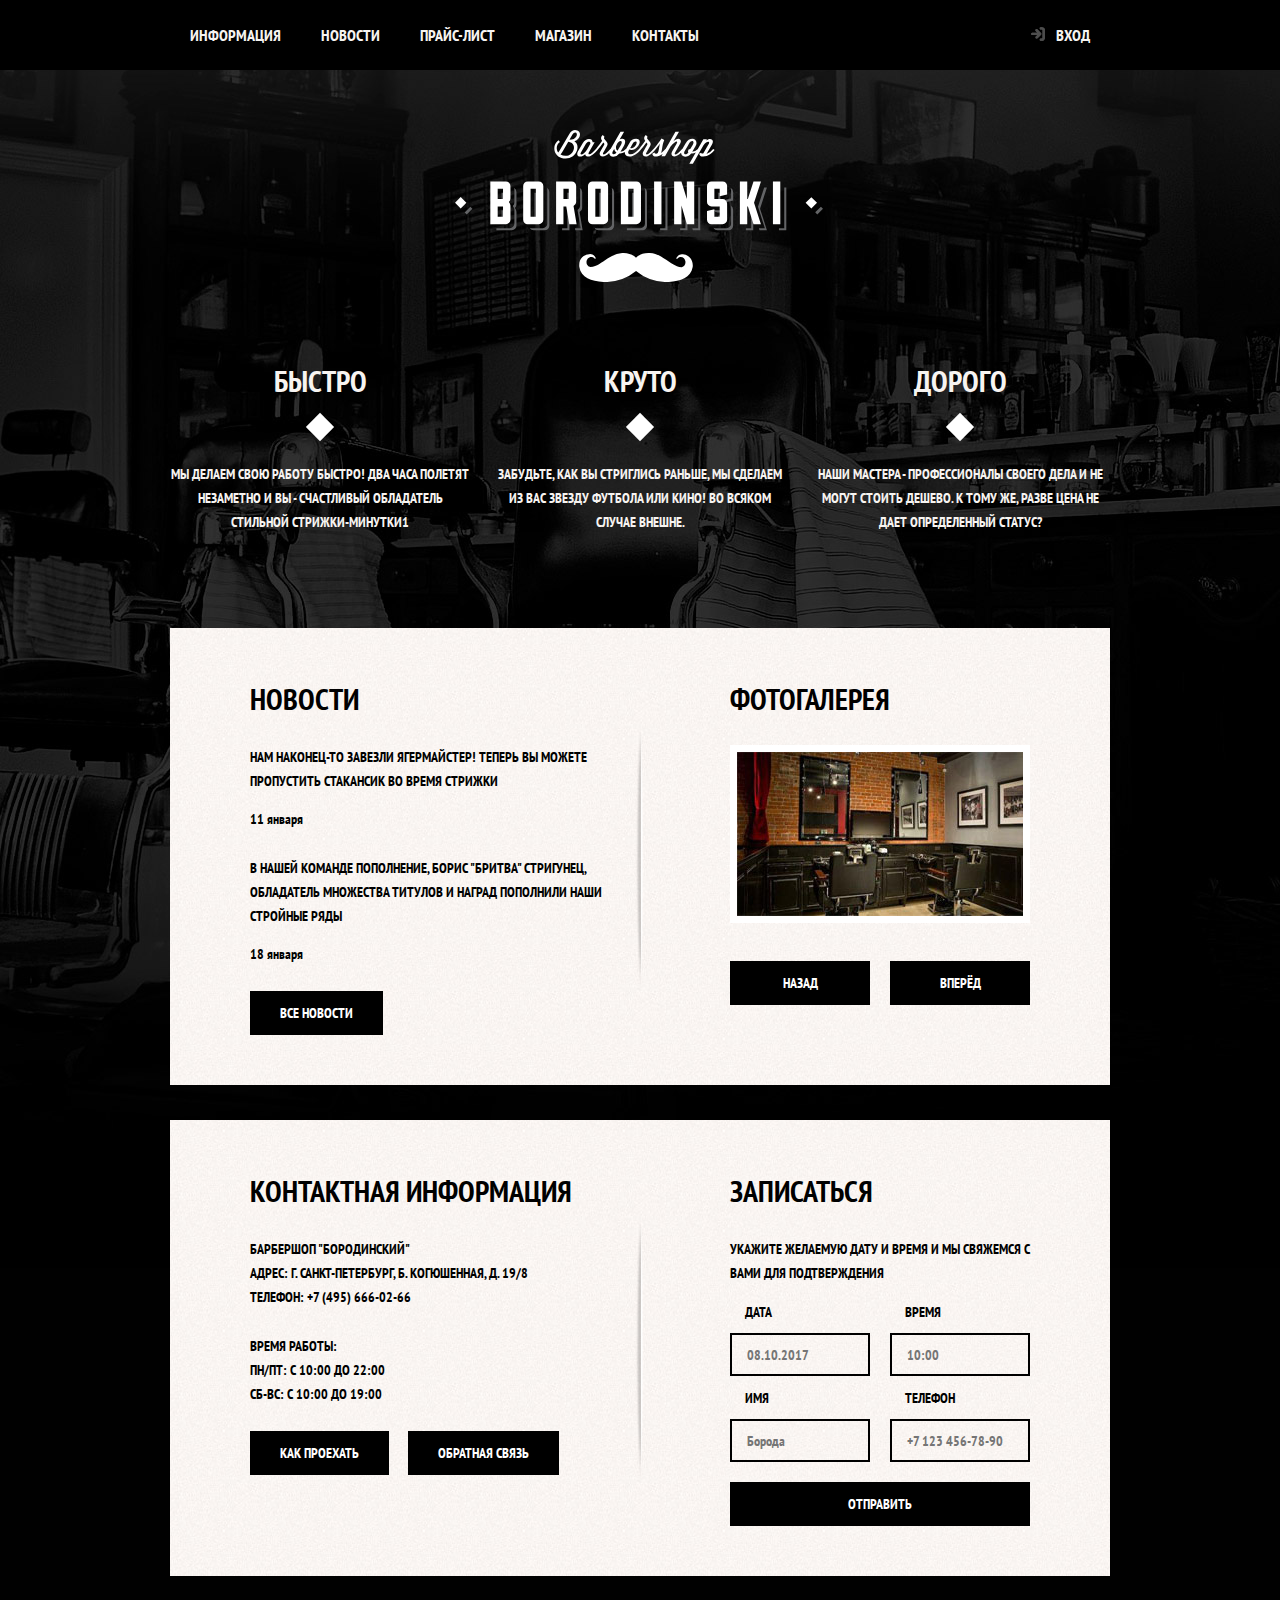
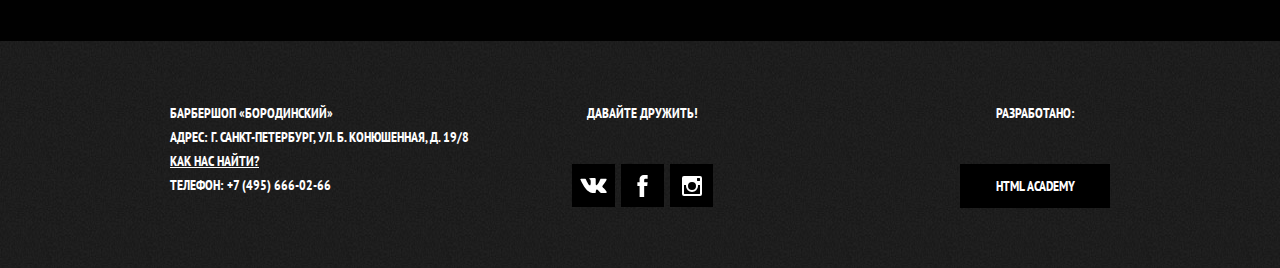
<file: index.html>
<!DOCTYPE html>
<html>
<head>
	<meta charset="utf-8">
	<title>БАРБЕРШОП «БОРОДИНСКИЙ»"</title>
	<link href="https://fonts.googleapis.com/css?family=PT+Sans+Narrow:400,700&amp;subset=cyrillic" rel="stylesheet">
	<link rel="stylesheet" type="text/css" href="style/normalize.css">
	<link rel="stylesheet" type="text/css" href="style/style.css">
</head>
<body>
	<header class="main-header">
		<nav class="main-navigation">
			<a class="main-header-logo">
				<img src="img/index-logo.svg" width="368" height="153" alt="БАРБЕРШОП «БОРОДИНСКИЙ»!">
			</a>
			<div class="main-navigation-wrapper">
				<div class="container">
					<ul class="site-navigation">
						<li><a href="info.html">ИНФОРМАЦИЯ</a></li>
						<li><a href="news.html">НОВОСТИ</a></li>
						<li><a href="price.html">ПРАЙС-ЛИСТ</a></li>
						<li><a href="catalog.html">МАГАЗИН</a></li>
						<li><a href="contacts.html">КОНТАКТЫ</a></li>
					</ul>
					<ul class="user-navigation">
						<li>
							<a class="login-link" href="login.html">Вход</a></li>
					</ul>
				</div>
			</div>
		</nav>
	</header>
		<main class="container">
			<h1 class="visually-hidden">Барбершоп "Бородинский"</h1>
			<section class="features">
				<h2 class="visually-hidden">Преимущества</h2>
				<ul class="features-list">
					<li class="features-item">
						<h3>Быстро</h3>
						<p>Мы делаем свою работу быстро! Два часа полетят незаметно и Вы - счастливый обладатель стильной стрижки-минутки1</p>
					</li>
					<li class="features-item">
						<h3>Круто</h3>
						<p>Забудьте, как вы стриглись раньше, мы сделаем из вас звезду футбола или кино! Во всяком случае внешне.</p>
					</li>
					<li class="features-item">
						<h3>Дорого</h3>
						<p>Наши мастера - профессионалы своего дела и не могут стоить дешево. К тому же, разве цена не дает определенный статус?</p>
					</li>
				</ul>
			</section>
			<div class="index-columns">
				<section class="news">
				<h2>Новости</h2>
				<ul class="news-list">
					<li class="news-item">
						<p>Нам наконец-то завезли ягермайстер! Теперь вы можете пропустить стакансик во время стрижки</p> 
						<time datetime="2016-01-11">11 января</time>
					</li>
					<li class="news-item">
						<p>В нашей команде пополнение, Борис "Бритва" Стригунец, обладатель множества титулов и наград пополнили наши стройные ряды</p>
						<time datetime="2019-01-18">18 января</time>
					</li>
				</ul>
				<a class="button" href="news.html">Все новости</a>
			</section>
			<section class="gallery">
				<h2>Фотогалерея</h2>
				<div class="gallery-container">
					<figure class="gallery-content">
						<a href="#">
							<img src="img/studio.jpg" wigth="286" height="164" alt="Интерьер">
						</a>
					</figure>
					<button class="button gallery-button gallery-button-back">Назад</button>
					<button class="button gallery-button gallery-button-next">Вперёд</button>
				</div>
			</section>
			</div>
			<div class="index-columns">
				<section class="contacts">
				<h2>Контактная информация</h2>
				<p>
					Барбершоп "Бородинский" <br>
					Адрес: г. Санкт-Петербург, Б. Когюшенная, Д. 19/8 <br>
					Телефон: +7 (495) 666-02-66
				</p>
				<p> 
					Время работы: <br>
					Пн/Пт: с 10:00 до 22:00 <br>
					Сб-Вс: с 10:00 до 19:00
				</p>
				<a class="button contacts-button-map" href="map.html">Как проехать</a>
				<a class="button" href="contacts.html">Обратная связь</a>
			</section>
			<section class="appointment">
				<h2>ЗАПИСАТЬСЯ</h2>
				<p class="appointment-info">УКАЖИТЕ ЖЕЛАЕМУЮ ДАТУ И ВРЕМЯ И МЫ СВЯЖЕМСЯ С ВАМИ ДЛЯ ПОДТВЕРЖДЕНИЯ 
				</p>
				<form class="appointment-form" action="https://echo.htmlacademy.ru/" method="post">
					<p class="appointment-item">
						<label for="appointment-date">Дата</label>
						<input id="appointment-date" type="text" name="date" value="" placeholder="08.10.2017">
					</p>
					<p class="appointment-item">
						<label for="appointment-time">Время</label>
						<input id="appointment-time" type="text" name="time" value="" placeholder="10:00">
					</p>
					<p class="appointment-item">
						<label for="appointment-name">Имя</label>
						<input id="appointment-name" type="text" name="name" value="" placeholder="Борода">
					</p>
					<p class="appointment-item">
						<label for="appointment-tel">Телефон</label>
						<input id="appointment-tel" type="tel" name="tel" value="" placeholder="+7 123 456-78-90">
					</p>
					<button class="button" type="submit" >Отправить</button>
				</form>
			</section>
		</main>
		<footer class="main-footer">
			<div class="container">
					<p class="footer-contacts">
				БАРБЕРШОП «БОРОДИНСКИЙ»<br>
				АДРЕС: Г. САНКТ-ПЕТЕРБУРГ, УЛ. Б. КОНЮШЕННАЯ, Д. 19/8  <br>
				<a href="map.html">Как нас найти?</a><br>
				ТЕЛЕФОН: +7 (495) 666-02-66
			</p>
			<div class="footer-social">
				<b>ДАВАЙТЕ ДРУЖИТЬ!</b><br>
				<ul>
					<li>
						<a class="social-button" href="#">
							<span class="visually-hidden">Вконтакте</span>
							<svg xmlns="http://www.w3.org/2000/svg" width="27" height="15" viewBox="0 0 26.14 14.91"><path d="M26 13.47l-.09-.17a13.55 13.55 0 0 0-2.6-3q-.87-.83-1.1-1.12A1 1 0 0 1 22 8a10.27 10.27 0 0 1 1.22-1.78l.88-1.16q2.35-3.13 2-4L26 .94a.8.8 0 0 0-.4-.22 2.14 2.14 0 0 0-.87 0h-3.92a.51.51 0 0 0-.27 0h-.3a.6.6 0 0 0-.15.14.93.93 0 0 0-.14.24 22.22 22.22 0 0 1-1.46 3.06q-.5.84-.93 1.46a7 7 0 0 1-.71.91 4.94 4.94 0 0 1-.52.47q-.23.18-.35.15l-.23-.05a.9.9 0 0 1-.31-.33 1.49 1.49 0 0 1-.16-.53V1.6a3.14 3.14 0 0 0 0-.62 2.12 2.12 0 0 0-.14-.44.73.73 0 0 0-.28-.33 1.57 1.57 0 0 0-.46-.18A9 9 0 0 0 12.57 0a8.93 8.93 0 0 0-3.25.33 1.83 1.83 0 0 0-.52.41q-.25.3-.07.33a1.67 1.67 0 0 1 1.16.59l.08.16a2.6 2.6 0 0 1 .19.63 6.32 6.32 0 0 1 .12 1 10.59 10.59 0 0 1 0 1.7q-.07.71-.13 1.1a2.21 2.21 0 0 1-.18.64 2.69 2.69 0 0 1-.16.3l-.07.07a1 1 0 0 1-.37.07.86.86 0 0 1-.46-.19 3.27 3.27 0 0 1-.56-.52 7 7 0 0 1-.66-.93q-.37-.6-.76-1.42l-.22-.39q-.2-.38-.56-1.11t-.62-1.43A.9.9 0 0 0 5.2.9h-.07a.93.93 0 0 0-.22-.16A1.44 1.44 0 0 0 4.6.65L.87.68A1 1 0 0 0 .1.94L0 1a.44.44 0 0 0 0 .22 1.08 1.08 0 0 0 .08.37Q.9 3.53 1.86 5.31t1.66 2.87Q4.23 9.27 5 10.24t1 1.24l.37.41.34.33a8.06 8.06 0 0 0 1 .78 16.34 16.34 0 0 0 1.4.9 7.6 7.6 0 0 0 1.79.72 6.19 6.19 0 0 0 2 .22h1.57a1.08 1.08 0 0 0 .72-.3l.05-.07a.9.9 0 0 0 .1-.25 1.38 1.38 0 0 0 0-.37 4.48 4.48 0 0 1 .09-1.05 2.77 2.77 0 0 1 .23-.71 1.74 1.74 0 0 1 .29-.4 1.19 1.19 0 0 1 .23-.2h.11a.86.86 0 0 1 .77.21 4.52 4.52 0 0 1 .83.79q.39.47.93 1.05a6.41 6.41 0 0 0 1 .87l.27.16a3.31 3.31 0 0 0 .71.3 1.53 1.53 0 0 0 .76.07l3.48-.05a1.58 1.58 0 0 0 .8-.17.68.68 0 0 0 .34-.37 1.06 1.06 0 0 0 0-.46 1.71 1.71 0 0 0-.1-.36z" fill="#fff"/></svg>
						</a>
					</li>
					<li>
						<a class="social-button" href="#"> 
							<span class="visually-hidden">Фейсбук</span>
							<svg xmlns="http://www.w3.org/2000/svg" width="19" height="22" viewBox="0 0 10.15 21.74"><path d="M3.34 1.12A4.77 4.77 0 0 1 6.53 0h3.61v3.81H7.81a1.07 1.07 0 0 0-1.09.83v2.55h3.42c-.08 1.23-.24 2.45-.41 3.67h-3v10.87H2.21V10.86H0V7.21h2.19V3.66a3.83 3.83 0 0 1 1.15-2.54z" fill="#fff"/></svg>
						</a>
					</li>
					<li>
						<a class="social-button" href="#">
						 <span class="visually-hidden">Инстаграм</span>
						<svg xmlns="http://www.w3.org/2000/svg" width="20" height="20" viewBox="0 0 20 20"><path d="M18 0H2a2 2 0 0 0-2 2v16a2 2 0 0 0 2 2h16a2 2 0 0 0 2-2V2a2 2 0 0 0-2-2zm-8 6a4 4 0 1 1-4 4 4 4 0 0 1 4-4zM2.5 18a.47.47 0 0 1-.5-.5V9h2.1a3.4 3.4 0 0 0-.1 1 6 6 0 1 0 12 0 3.4 3.4 0 0 0-.1-1H18v8.5a.47.47 0 0 1-.5.5zM18 4.5a.47.47 0 0 1-.5.5h-2a.47.47 0 0 1-.5-.5v-2a.47.47 0 0 1 .5-.5h2a.47.47 0 0 1 .5.5z" fill="#fff"/></svg>
						</a>
					</li>
				</ul>
			</div>
				<p class="footer-copyright">
					<b>Разработано:</b><br>
					<a class="button" href="https://htmlacademy.ru/">HTML Academy</a>
				</p>
			</div>
			</footer>
			<section class="modal modal-login">
				<h2>Личный кабинет</h2>
				<p class="modal-description">Введите пожалуйста свой логин и пароль.</p>
				<form class="login-form" action="https://echo.htmlacademy.ru/" method="post">
					<p>
						<label for="user-login" class="visually-hidden">Логин</label>
						<input class="login-icon-user" id="user-login" type="text" name="login" value="" placeholder="Логин">
					</p>
					<p>
						<label for="user-password" class="visually-hidden">Пароль</label>
						<input class="login-icon-password" id="user-password" type="password" name="password" value="" placeholder="Пароль">
					</p>
					<p class="login-help">
						<label  class="login-checkbox">
						<input type="checkbox" name="remember" class="visually-hidden">
						<span class="checkbox-indicator"></span> Запомните меня
						</label>
						<a class="restore" href="#">Я забыл пороль!</a>	
					</p>
					<button class="button" type="submit">Войти</button>
				</form>
				<button class="modal-close" type="button">Закрыть</button>
			</section>
			<section class="modal modal-map">			
				<h2 class="visually-hidden">Как добраться</h2>
				<iframe src="https://www.google.com/maps/embed?pb=!1m18!1m12!1m3!1d1998.598942412368!2d30.320894615677183!3d59.938796869048424!2m3!1f0!2f0!3f0!3m2!1i1024!2i768!4f13.1!3m3!1m2!1s0x4696310fca5ba729%3A0xea9c53d4493c879f!2z0JHQvtC70YzRiNCw0Y8g0JrQvtC90Y7RiNC10L3QvdCw0Y8g0YPQuy4sIDE5LCDQodCw0L3QutGCLdCf0LXRgtC10YDQsdGD0YDQsywg0KDQvtGB0YHQuNGPLCAxOTExODY!5e0!3m2!1sru!2sua!4v1556812364356!5m2!1sru!2sua" width="760" height="560" frameborder="0" style="border:0" allowfullscreen></iframe>
				<p>
				<img class="visually-hidden" src="img/map.jpg" width="780" height="560" alt="Офис компании по адресу Г. САНКТ-ПЕТЕРБУРГ, УЛ. Б. КОНЮШЕННАЯ, Д. 19/8">
				</p>
				<button class="modal-close" type="button">Закрыть</button>
			</section>
			<div class="modal-overlay"></div>
			<script src="js/index.js" type="text/javascript"></script>
</body>
</html>
</file>
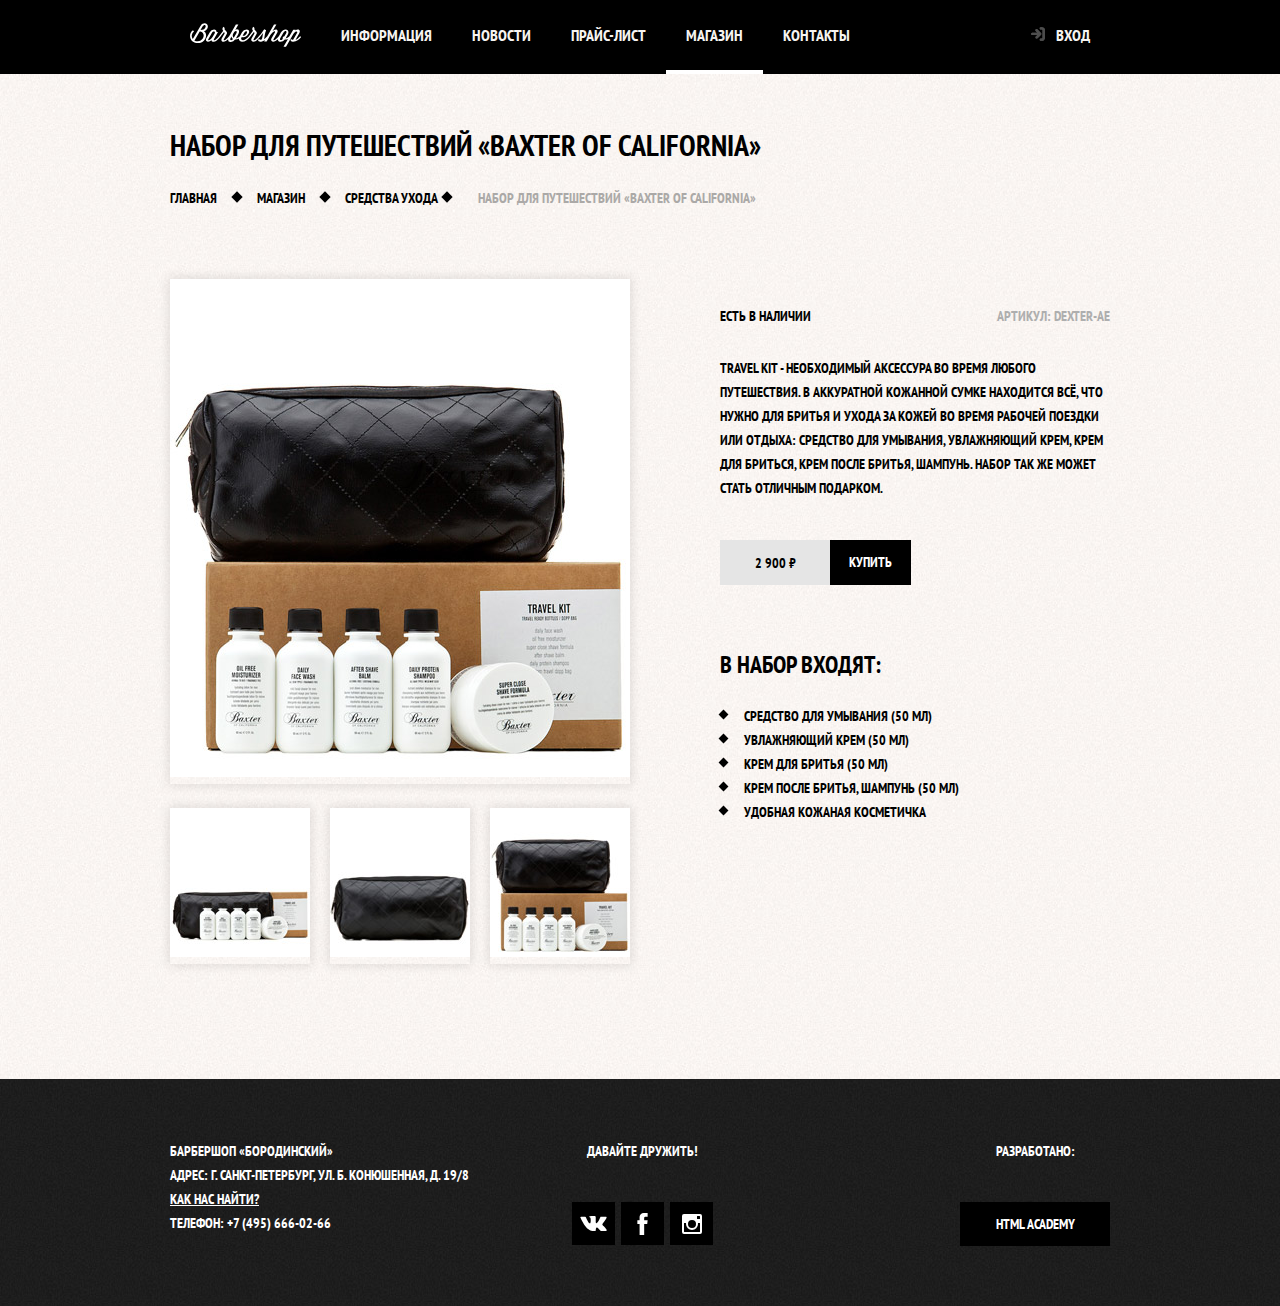
<file: catalog-item.html>
<!DOCTYPE html>
<html>
<head>
	<meta charset="UTF-8">
	<title>БАРБЕРШОП «БОРОДИНСКИЙ»</title>
	<link href="https://fonts.googleapis.com/css?family=PT+Sans+Narrow:400,700&amp;subset=cyrillic" rel="stylesheet">
	<link rel="stylesheet" type="text/css" href="style/normalize.css">
	<link rel="stylesheet" type="text/css" href="style/style.css">
</head>
<body class="inner-page">
	<header class="main-header">
		<nav class="main-navigation container">
			<a class="main-header-logo" href="index.html">
				<img src="img/logo.svg" width="111" height="24" alt="БАРБЕРШОП «БОРОДИНСКИЙ»!">
			</a>
			<ul class="site-navigation">
				<li><a href="info.html">ИНФОРМАЦИЯ</a></li>
				<li><a href="news.html">НОВОСТИ</a></li>
				<li><a href="price.html">ПРАЙС-ЛИСТ</a></li>
				<li class="site-current"><a href="catalog.html">МАГАЗИН</a></li>
				<li><a href="contacts.html">КОНТАКТЫ</a></li>
			</ul>
			<ul class="user-navigation">
				<li>
					<a class="login-link" href="login.html">Вход</a></li>
			</ul>	
		</nav>
	</header>
	<main class="container">
		<h1 class="page-title">Набор для путешествий «Baxter of California»</h1>
		<ul class="breadcrumbs">
			<li><a href="index.html">ГЛАВНАЯ</a></li>
			<li><a href="catalog.html">МАГАЗИН</a></li>
			<li><a href="index.html">СРЕДСТВА УХОДА</a></li>
			<li class="breadcrгmbs-current">Набор для путешествий «Baxter of California»</li>
		</ul>
		<div class="catalog-columns">
			<section class="product-photos">
				<h2 class="visually-hidden">Изображение товара</h2>
				<p class="product-photo-full">
					<img src="img/product-big.jpg" width="460" height="498" alt="Фото всего набора">
				</p>
				<ul class="product-photo-preview">
					<li><img src="img/product-small-1.jpg" width="140" height="149" alt="Фото в анфас"></li>
					<li><img src="img/product-small-2.jpg" width="140" height="149" alt="Фото в профиль"></li>
					<li><img src="img/product-small-3.jpg" width="140" height="149" alt="Фото отдельной части">	</li>
				</ul>
			</section>
			<section class="product-info">
				<h2 class="visually-hidden">Описание товара</h2>
				<div class="product-wrapper">
					<p class="product-availability">Есть в наличии</p>
					<p class="product-article">Артикул: dexter-ae</p>
				</div>
				<p class="product-text">Travel Kit - необходимый аксессура во время любого путешествия. В аккуратной кожанной сумке находится всё, что нужно для бритья и ухода за кожей во время рабочей поездки или отдыха: средство для умывания, увлажняющий крем, крем для бриться, крем после бритья, шампунь. Набор так же может стать отличным подарком.</p>
				<p class="product-price">
					<b>2 900 ₽</b>
					<a href="#" class="button">Купить</a>
				</p>
				<h3>В набор входят:</h3>
					<ul>
						<li>Средство для умывания (50 мл)</li>
						<li>Увлажняющий крем (50 мл)</li>
						<li>Крем для бритья (50 мл)</li>
						<li>Крем после бритья, шампунь (50 мл)</li>
						<li>Удобная кожаная косметичка</li>
					</ul>
			</section>
		</div>
	</main>
	<footer class="main-footer">
			<div class="container">
				<p class="footer-contacts">
				БАРБЕРШОП «БОРОДИНСКИЙ»<br>
				АДРЕС: Г. САНКТ-ПЕТЕРБУРГ, УЛ. Б. КОНЮШЕННАЯ, Д. 19/8 <br>
					<a href="map.html">Как нас найти?</a><br>
					ТЕЛЕФОН: +7 (495) 666-02-66
				</p>
				<div class="footer-social">
					<b>ДАВАЙТЕ ДРУЖИТЬ!</b><br>
					<ul>
						<li>
							<a class="social-button" href="#">
								<span class="visually-hidden">Вконтакте</span>
								<svg xmlns="http://www.w3.org/2000/svg" width="27" height="15" viewBox="0 0 26.14 14.91"><path d="M26 13.47l-.09-.17a13.55 13.55 0 0 0-2.6-3q-.87-.83-1.1-1.12A1 1 0 0 1 22 8a10.27 10.27 0 0 1 1.22-1.78l.88-1.16q2.35-3.13 2-4L26 .94a.8.8 0 0 0-.4-.22 2.14 2.14 0 0 0-.87 0h-3.92a.51.51 0 0 0-.27 0h-.3a.6.6 0 0 0-.15.14.93.93 0 0 0-.14.24 22.22 22.22 0 0 1-1.46 3.06q-.5.84-.93 1.46a7 7 0 0 1-.71.91 4.94 4.94 0 0 1-.52.47q-.23.18-.35.15l-.23-.05a.9.9 0 0 1-.31-.33 1.49 1.49 0 0 1-.16-.53V1.6a3.14 3.14 0 0 0 0-.62 2.12 2.12 0 0 0-.14-.44.73.73 0 0 0-.28-.33 1.57 1.57 0 0 0-.46-.18A9 9 0 0 0 12.57 0a8.93 8.93 0 0 0-3.25.33 1.83 1.83 0 0 0-.52.41q-.25.3-.07.33a1.67 1.67 0 0 1 1.16.59l.08.16a2.6 2.6 0 0 1 .19.63 6.32 6.32 0 0 1 .12 1 10.59 10.59 0 0 1 0 1.7q-.07.71-.13 1.1a2.21 2.21 0 0 1-.18.64 2.69 2.69 0 0 1-.16.3l-.07.07a1 1 0 0 1-.37.07.86.86 0 0 1-.46-.19 3.27 3.27 0 0 1-.56-.52 7 7 0 0 1-.66-.93q-.37-.6-.76-1.42l-.22-.39q-.2-.38-.56-1.11t-.62-1.43A.9.9 0 0 0 5.2.9h-.07a.93.93 0 0 0-.22-.16A1.44 1.44 0 0 0 4.6.65L.87.68A1 1 0 0 0 .1.94L0 1a.44.44 0 0 0 0 .22 1.08 1.08 0 0 0 .08.37Q.9 3.53 1.86 5.31t1.66 2.87Q4.23 9.27 5 10.24t1 1.24l.37.41.34.33a8.06 8.06 0 0 0 1 .78 16.34 16.34 0 0 0 1.4.9 7.6 7.6 0 0 0 1.79.72 6.19 6.19 0 0 0 2 .22h1.57a1.08 1.08 0 0 0 .72-.3l.05-.07a.9.9 0 0 0 .1-.25 1.38 1.38 0 0 0 0-.37 4.48 4.48 0 0 1 .09-1.05 2.77 2.77 0 0 1 .23-.71 1.74 1.74 0 0 1 .29-.4 1.19 1.19 0 0 1 .23-.2h.11a.86.86 0 0 1 .77.21 4.52 4.52 0 0 1 .83.79q.39.47.93 1.05a6.41 6.41 0 0 0 1 .87l.27.16a3.31 3.31 0 0 0 .71.3 1.53 1.53 0 0 0 .76.07l3.48-.05a1.58 1.58 0 0 0 .8-.17.68.68 0 0 0 .34-.37 1.06 1.06 0 0 0 0-.46 1.71 1.71 0 0 0-.1-.36z" fill="#fff"/></svg>
							</a>
						</li>
						<li>
							<a class="social-button" href="#"> 
								<span class="visually-hidden">Фейсбук</span>
								<svg xmlns="http://www.w3.org/2000/svg" width="19" height="22" viewBox="0 0 10.15 21.74"><path d="M3.34 1.12A4.77 4.77 0 0 1 6.53 0h3.61v3.81H7.81a1.07 1.07 0 0 0-1.09.83v2.55h3.42c-.08 1.23-.24 2.45-.41 3.67h-3v10.87H2.21V10.86H0V7.21h2.19V3.66a3.83 3.83 0 0 1 1.15-2.54z" fill="#fff"/></svg>
							</a>
						</li>
						<li>
							<a class="social-button" href="#">
							 <span class="visually-hidden">Инстаграм</span>
							<svg xmlns="http://www.w3.org/2000/svg" width="20" height="20" viewBox="0 0 20 20"><path d="M18 0H2a2 2 0 0 0-2 2v16a2 2 0 0 0 2 2h16a2 2 0 0 0 2-2V2a2 2 0 0 0-2-2zm-8 6a4 4 0 1 1-4 4 4 4 0 0 1 4-4zM2.5 18a.47.47 0 0 1-.5-.5V9h2.1a3.4 3.4 0 0 0-.1 1 6 6 0 1 0 12 0 3.4 3.4 0 0 0-.1-1H18v8.5a.47.47 0 0 1-.5.5zM18 4.5a.47.47 0 0 1-.5.5h-2a.47.47 0 0 1-.5-.5v-2a.47.47 0 0 1 .5-.5h2a.47.47 0 0 1 .5.5z" fill="#fff"/></svg>
							</a>
						</li>
					</ul>
				</div>
					<p class="footer-copyright">
						<b>Разработано:</b><br>
						<a class="button" href="https://htmlacademy.ru/">HTML Academy</a>
					</p>
			</div>
	</footer>
		<section class="modal modal-login">
				<h2>Личный кабинет</h2>
				<p class="modal-description">Введите пожалуйста свой логин и пароль.</p>
				<form class="login-form" action="https://echo.htmlacademy.ru/" method="post">
					<p>
						<label for="user-login" class="visually-hidden">Логин</label>
						<input class="login-icon-user" id="user-login" type="text" name="login" value="" placeholder="Логин">
					</p>
					<p>
						<label for="user-password" class="visually-hidden">Пароль</label>
						<input class="login-icon-password" id="user-password" type="password" name="password" value="" placeholder="Пароль">
					</p>
					<p class="login-help">
						<label  class="login-checkbox">
						<input type="checkbox" name="remember" class="visually-hidden">
						<span class="checkbox-indicator"></span> Запомните меня
						</label>
						<a class="restore" href="#">Я забыл пороль!</a>	
					</p>
					<button class="button" type="submit">Войти</button>
				</form>
				<button class="modal-close" type="button">Закрыть</button>
			</section>
			<section class="modal modal-map">			
				<h2 class="visually-hidden">Как добраться</h2>
				<p>
				<img src="img/map.jpg" width="780" height="560" alt="Офис компании по адресу Г. САНКТ-ПЕТЕРБУРГ, УЛ. Б. КОНЮШЕННАЯ, Д. 19/8">
				</p>
				<button class="modal-close" type="button">Закрыть</button>
			</section>
			<div class="modal-overlay"></div>
			<script src="js/index.js" type="text/javascript"></script>
</body>
</html>
</file>
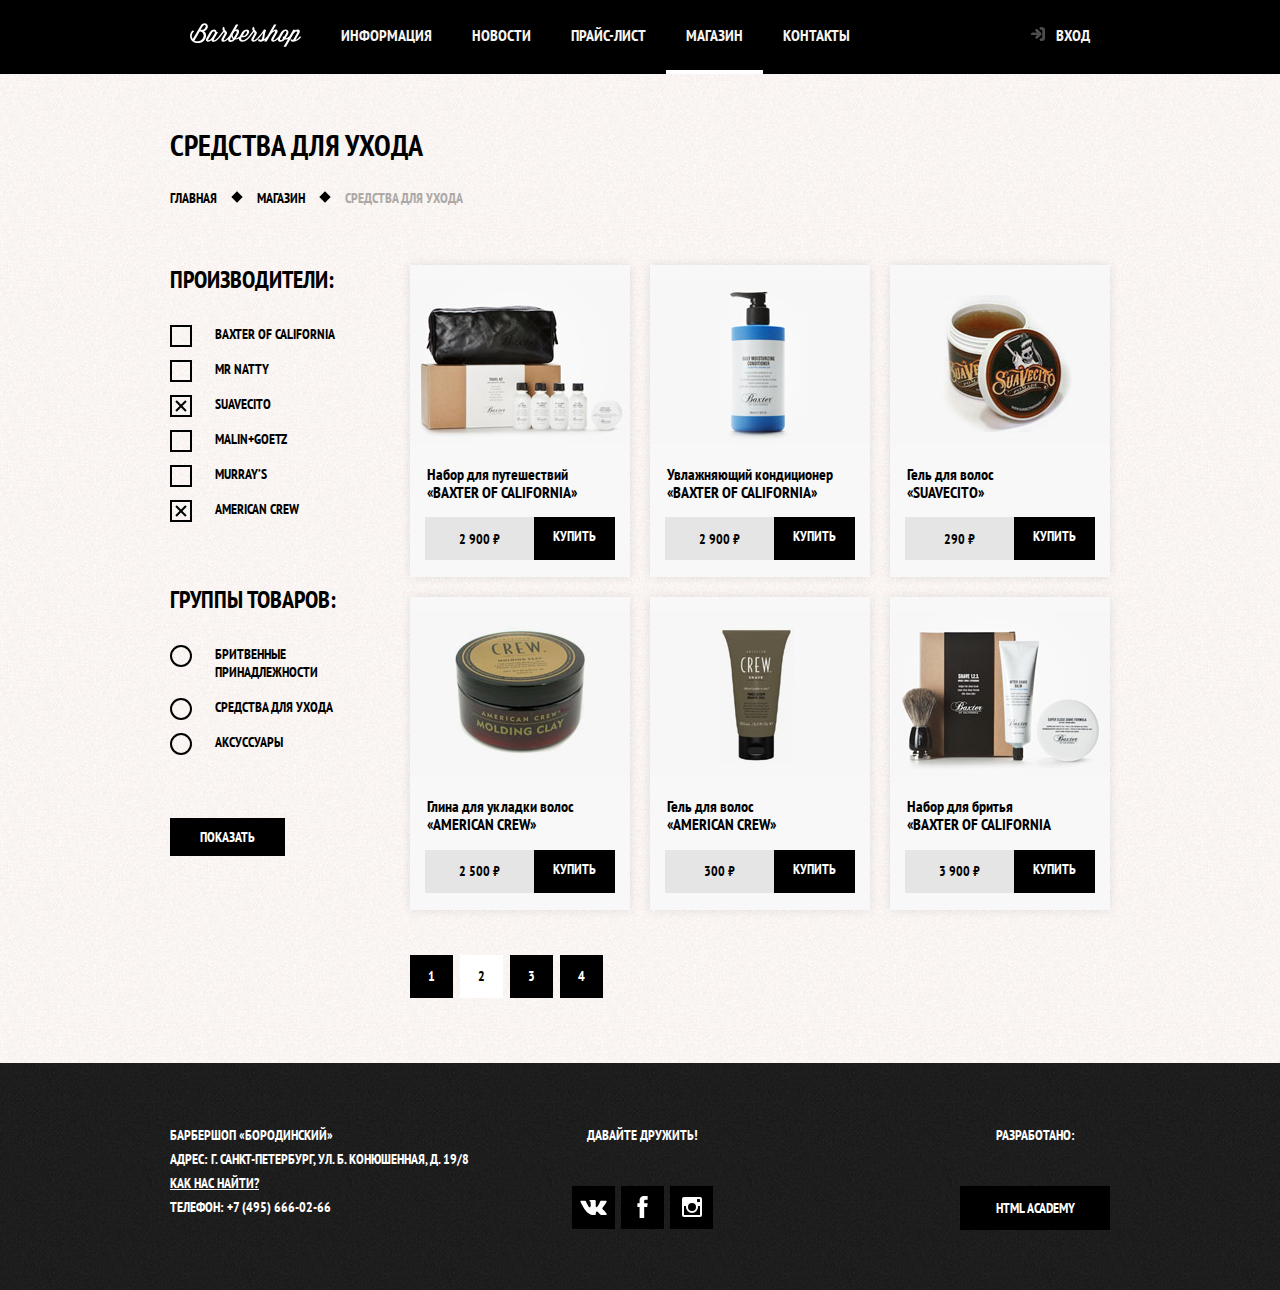
<file: catalog.html>
﻿<!DOCTYPE html>
<html>
<head>
	<meta charset="utf-8">
	<title>БАРБЕРШОП «БОРОДИНСКИЙ»</title>
	<link href="https://fonts.googleapis.com/css?family=PT+Sans+Narrow:400,700&amp;subset=cyrillic" rel="stylesheet">
	<link rel="stylesheet" type="text/css" href="style/normalize.css">
	<link rel="stylesheet" type="text/css" href="style/style.css">
</head>
<body class="inner-page">
	<header class="main-header">
		<nav class="main-navigation container">
			<a class="main-header-logo" href="index.html">
				<img src="img/logo.svg" width="111" height="24" alt="БАРБЕРШОП «БОРОДИНСКИЙ»!">
			</a>
			<ul class="site-navigation">
				<li><a href="info.html">ИНФОРМАЦИЯ</a></li>
				<li><a href="news.html">НОВОСТИ</a></li>
				<li><a href="price.html">ПРАЙС-ЛИСТ</a></li>
				<li class="site-current"><a href="catalog.html">МАГАЗИН</a></li>
				<li><a href="contacts.html">КОНТАКТЫ</a></li>
			</ul>
			<ul class="user-navigation">
				<li>
					<a class="login-link" href="login.html">Вход</a></li>
			</ul>	
		</nav>
	</header>
	<main class="container">
		<h1 class="page-title">СРЕДСТВА ДЛЯ УХОДА</h1>
		<ul class="breadcrumbs">
			<li><a href="index.html">ГЛАВНАЯ </a></li>
			<li><a href="catalog.html">МАГАЗИН</a></li>
			<li class="breadcrгmbs-current">СРЕДСТВА ДЛЯ УХОДА</li>
		</ul>
		<div class="catalog-columns">
			<section class="filters">
				<h2 class="visually-hidden">Фильтр товара</h2>
				<form action="https://echo.htmlacademy.ru/" class="filter" method="get">
					<fieldset>
						<legend>Производители:</legend>
						<ul>
							<li class="filter-option">
								<label class="filter-checkbox">
									<input type="checkbox" name="baxter-of-california" id="filter-baxter-of-california" class="visually-hidden">
									<span class="checkbox-indicator"></span>
									Baxter of California
								</label>
							</li>
							<li class="filter-option">
								<label class="filter-checkbox">
									<input type="checkbox" name="mr-natty" id="filter-mr-natty" class="visually-hidden">
									<span class="checkbox-indicator"></span>
									Mr Natty
								</label>
							</li>
							<li class="filter-option">
								<label class="filter-checkbox">
									<input type="checkbox" name="baxter-suavecito" id="filter-suavecito" class="visually-hidden" checked="+">
									<span class="checkbox-indicator"></span>
									Suavecito
								</label>
							</li>
							<li class="filter-option">
								<label class="filter-checkbox">
									<input type="checkbox" name="malin+goetz" id="filter-malin+goetz" class="visually-hidden">
									<span class="checkbox-indicator"></span>
									Malin+Goetz
								</label>
							</li>
							<li class="filter-option">
								<label class="filter-checkbox">
									<input type="checkbox" name="murray’s" id="filter-murray’s" class="visually-hidden">
									<span class="checkbox-indicator"></span>
									Murray’s
								</label>
							</li>
							<li class="filter-option">
								<label class="filter-checkbox">
									<input type="checkbox" name="american-crew" id="filter-american-crew" class="visually-hidden" checked="+">
									<span class="checkbox-indicator"></span>
									American Crew
								</label>
							</li>
						</ul>
					</fieldset>
					<fieldset>
						<legend>Группы товаров:</legend>
						<ul>
							<li class="filter-option rad">
								<label class="filter-rad">
									<input  class="visually-hidden" type="radio" name="product-group" id="filter-shaves" value="shaving">
									<span class="radio-indicator"></span>
									Бритвенные принадлежности
								</label>
							</li>
							<li class="filter-option rad">
								<label class="filter-rad">
									<input class="visually-hidden" type="radio" name="product-group" id="filter-care" value="hair-care">
									<span class="radio-indicator"></span>
									Средства для ухода
								</label>
							</li>
							<li class="filter-option rad">
								<label class="filter-rad">
									<input class="visually-hidden" type="radio" name="product-group" id="filter-accessories" value="accessories">
									<span class="radio-indicator"></span>
									Аксуссуары
								</label>
							</li>
						</ul>
					</fieldset>
					<button class="button" type="submit">Показать</button>
				</form>
			</section>
			<section class="catalog">
				<h2 class="visually-hidden">Список средств для ухода</h2>
				<ul class="catalog-list">
					<li class="catalog-item">
						<a href="catalog-item.html">
							<p class="catalog-item-image">
								<img src="img/product-1.jpg" width="220" height="165" alt="Набор для путешествий «Baxter of California»">
							</p>
							<h3>
						 		<span class="catalog-category">Набор для путешествий</span><br>
								<span class="catalot-item-title">«Baxter of California»</span>
							</h3>
						</a>
						<p class="catalog-item-price">	
							<b>2 900 ₽</b>
							<a href="#" class="button">КУПИТЬ</a>
						</p>
					</li>
					<li class="catalog-item">
						<a href="catalog-item.html">
							<p class="catalog-item-image">
								<img src="img/product-2.jpg" width="220" height="165" alt="Увлажняющий кондиционер «Baxter of California»">
							</p>
							<h3>
						 		<span class="catalog-category">Увлажняющий кондиционер</span><br>
								<span class="catalot-item-title">«Baxter of California»</span>
							</h3>
						</a>
						<p class="catalog-item-price">	
							<b>2 900 ₽</b>
							<a href="#" class="button">КУПИТЬ</a>
						</p>
					</li>
					<li class="catalog-item">
						<a href="catalog-item.html">
							<p class="catalog-item-image">
								<img src="img/product-3.jpg" width="220" height="165" alt="Гель для волос «SUAVECITO»">
							</p>
							<h3>
						 		<span class="catalog-category">Гель для волос</span><br>
								<span class="catalot-item-title">«SUAVECITO»</span>
							</h3>
						</a>
						<p class="catalog-item-price">	
							<b>290 ₽</b>
							<a href="#" class="button">КУПИТЬ</a>
						</p>
					</li>
					<li class="catalog-item">
						<a href="catalog-item.html">
							<p class="catalog-item-image">
								<img src="img/product-4.jpg" width="220" height="165" alt="Глина для укладки волос «American crew»">
							</p>
							<h3>
						 		<span class="catalog-category">Глина для укладки волос</span><br>
								<span class="catalot-item-title">«American crew»</span>
							</h3>
						</a>
						<p class="catalog-item-price">	
							<b>2 500 ₽</b>
							<a href="#" class="button">КУПИТЬ</a>
						</p>
					</li>
					<li class="catalog-item">
						<a href="catalog-item.html">
							<p class="catalog-item-image">
								<img src="img/product-5.jpg" width="220" height="165" alt="Гель для волос «AMERICAN CREW»">
							</p>
							<h3>
						 		<span class="catalog-category">Гель для волос</span><br>
								<span class="catalot-item-title">«American crew»</span>
							</h3>
						</a>
						<p class="catalog-item-price">	
							<b>300 ₽</b>
							<a href="#" class="button">КУПИТЬ</a>
						</p>
					</li>
					<li class="catalog-item">
						<a href="catalog-item.html">
							<p class="catalog-item-image">
								<img src="img/product-6.jpg" width="220" height="165" alt="Набор для бритья «Baxter of California»">
							</p>
							<h3>
						 		<span class="catalog-category">Набор для бритья</span><br>
								<span class="catalot-item-title">«Baxter of California</span>
							</h3>
						</a>
						<p class="catalog-item-price">	
							<b>3 900 ₽</b>
							<a href="#" class="button">КУПИТЬ</a>
						</p>
					</li>
				</ul>
				<ul class="pegination-list">
					<li class="pagination-item"><a href="#">1</a></li>
					<li class="pagination-item current"><a>2</a></li>
					<li class="pagination-item"><a href="#">3</a></li>
					<li class="pagination-item"><a href="#">4</a></li>
				</ul>
			</section>
		</div>
	</main>
	<footer class="main-footer">
			<div class="container">
				<p class="footer-contacts">
				БАРБЕРШОП «БОРОДИНСКИЙ»<br>
				АДРЕС: Г. САНКТ-ПЕТЕРБУРГ, УЛ. Б. КОНЮШЕННАЯ, Д. 19/8 <br>
					<a href="map.html">Как нас найти?</a><br>
					ТЕЛЕФОН: +7 (495) 666-02-66
				</p>
				<div class="footer-social">
					<b>ДАВАЙТЕ ДРУЖИТЬ!</b><br>
					<ul>
						<li>
							<a class="social-button" href="#">
								<span class="visually-hidden">Вконтакте</span>
								<svg xmlns="http://www.w3.org/2000/svg" width="27" height="15" viewBox="0 0 26.14 14.91"><path d="M26 13.47l-.09-.17a13.55 13.55 0 0 0-2.6-3q-.87-.83-1.1-1.12A1 1 0 0 1 22 8a10.27 10.27 0 0 1 1.22-1.78l.88-1.16q2.35-3.13 2-4L26 .94a.8.8 0 0 0-.4-.22 2.14 2.14 0 0 0-.87 0h-3.92a.51.51 0 0 0-.27 0h-.3a.6.6 0 0 0-.15.14.93.93 0 0 0-.14.24 22.22 22.22 0 0 1-1.46 3.06q-.5.84-.93 1.46a7 7 0 0 1-.71.91 4.94 4.94 0 0 1-.52.47q-.23.18-.35.15l-.23-.05a.9.9 0 0 1-.31-.33 1.49 1.49 0 0 1-.16-.53V1.6a3.14 3.14 0 0 0 0-.62 2.12 2.12 0 0 0-.14-.44.73.73 0 0 0-.28-.33 1.57 1.57 0 0 0-.46-.18A9 9 0 0 0 12.57 0a8.93 8.93 0 0 0-3.25.33 1.83 1.83 0 0 0-.52.41q-.25.3-.07.33a1.67 1.67 0 0 1 1.16.59l.08.16a2.6 2.6 0 0 1 .19.63 6.32 6.32 0 0 1 .12 1 10.59 10.59 0 0 1 0 1.7q-.07.71-.13 1.1a2.21 2.21 0 0 1-.18.64 2.69 2.69 0 0 1-.16.3l-.07.07a1 1 0 0 1-.37.07.86.86 0 0 1-.46-.19 3.27 3.27 0 0 1-.56-.52 7 7 0 0 1-.66-.93q-.37-.6-.76-1.42l-.22-.39q-.2-.38-.56-1.11t-.62-1.43A.9.9 0 0 0 5.2.9h-.07a.93.93 0 0 0-.22-.16A1.44 1.44 0 0 0 4.6.65L.87.68A1 1 0 0 0 .1.94L0 1a.44.44 0 0 0 0 .22 1.08 1.08 0 0 0 .08.37Q.9 3.53 1.86 5.31t1.66 2.87Q4.23 9.27 5 10.24t1 1.24l.37.41.34.33a8.06 8.06 0 0 0 1 .78 16.34 16.34 0 0 0 1.4.9 7.6 7.6 0 0 0 1.79.72 6.19 6.19 0 0 0 2 .22h1.57a1.08 1.08 0 0 0 .72-.3l.05-.07a.9.9 0 0 0 .1-.25 1.38 1.38 0 0 0 0-.37 4.48 4.48 0 0 1 .09-1.05 2.77 2.77 0 0 1 .23-.71 1.74 1.74 0 0 1 .29-.4 1.19 1.19 0 0 1 .23-.2h.11a.86.86 0 0 1 .77.21 4.52 4.52 0 0 1 .83.79q.39.47.93 1.05a6.41 6.41 0 0 0 1 .87l.27.16a3.31 3.31 0 0 0 .71.3 1.53 1.53 0 0 0 .76.07l3.48-.05a1.58 1.58 0 0 0 .8-.17.68.68 0 0 0 .34-.37 1.06 1.06 0 0 0 0-.46 1.71 1.71 0 0 0-.1-.36z" fill="#fff"/></svg>
							</a>
						</li>
						<li>
							<a class="social-button" href="#"> 
								<span class="visually-hidden">Фейсбук</span>
								<svg xmlns="http://www.w3.org/2000/svg" width="19" height="22" viewBox="0 0 10.15 21.74"><path d="M3.34 1.12A4.77 4.77 0 0 1 6.53 0h3.61v3.81H7.81a1.07 1.07 0 0 0-1.09.83v2.55h3.42c-.08 1.23-.24 2.45-.41 3.67h-3v10.87H2.21V10.86H0V7.21h2.19V3.66a3.83 3.83 0 0 1 1.15-2.54z" fill="#fff"/></svg>
							</a>
						</li>
						<li>
							<a class="social-button" href="#">
							 <span class="visually-hidden">Инстаграм</span>
							<svg xmlns="http://www.w3.org/2000/svg" width="20" height="20" viewBox="0 0 20 20"><path d="M18 0H2a2 2 0 0 0-2 2v16a2 2 0 0 0 2 2h16a2 2 0 0 0 2-2V2a2 2 0 0 0-2-2zm-8 6a4 4 0 1 1-4 4 4 4 0 0 1 4-4zM2.5 18a.47.47 0 0 1-.5-.5V9h2.1a3.4 3.4 0 0 0-.1 1 6 6 0 1 0 12 0 3.4 3.4 0 0 0-.1-1H18v8.5a.47.47 0 0 1-.5.5zM18 4.5a.47.47 0 0 1-.5.5h-2a.47.47 0 0 1-.5-.5v-2a.47.47 0 0 1 .5-.5h2a.47.47 0 0 1 .5.5z" fill="#fff"/></svg>
							</a>
						</li>
					</ul>
				</div>
					<p class="footer-copyright">
						<b>Разработано:</b><br>
						<a class="button" href="https://htmlacademy.ru/">HTML Academy</a>
					</p>
			</div>
	</footer>
			<section class="modal modal-login">
				<h2>Личный кабинет</h2>
				<p class="modal-description">Введите пожалуйста свой логин и пароль.</p>
				<form class="login-form" action="https://echo.htmlacademy.ru/" method="post">
					<p>
						<label for="user-login" class="visually-hidden">Логин</label>
						<input class="login-icon-user" id="user-login" type="text" name="login" value="" placeholder="Логин">
					</p>
					<p>
						<label for="user-password" class="visually-hidden">Пароль</label>
						<input class="login-icon-password" id="user-password" type="password" name="password" value="" placeholder="Пароль">
					</p>
					<p class="login-help">
						<label  class="login-checkbox">
						<input type="checkbox" name="remember" class="visually-hidden">
						<span class="checkbox-indicator"></span> Запомните меня
						</label>
						<a class="restore" href="#">Я забыл пороль!</a>	
					</p>
					<button class="button" type="submit">Войти</button>
				</form>
				<button class="modal-close" type="button">Закрыть</button>
			</section>
			<section class="modal modal-map">			
				<h2 class="visually-hidden">Как добраться</h2>
				<p>
				<img src="img/map.jpg" width="780" height="560" alt="Офис компании по адресу Г. САНКТ-ПЕТЕРБУРГ, УЛ. Б. КОНЮШЕННАЯ, Д. 19/8">
				</p>
				<button class="modal-close" type="button">Закрыть</button>
			</section>
			<div class="modal-overlay"></div>
			<script src="js/index.js" type="text/javascript"></script>
</body>
</html>
</file>
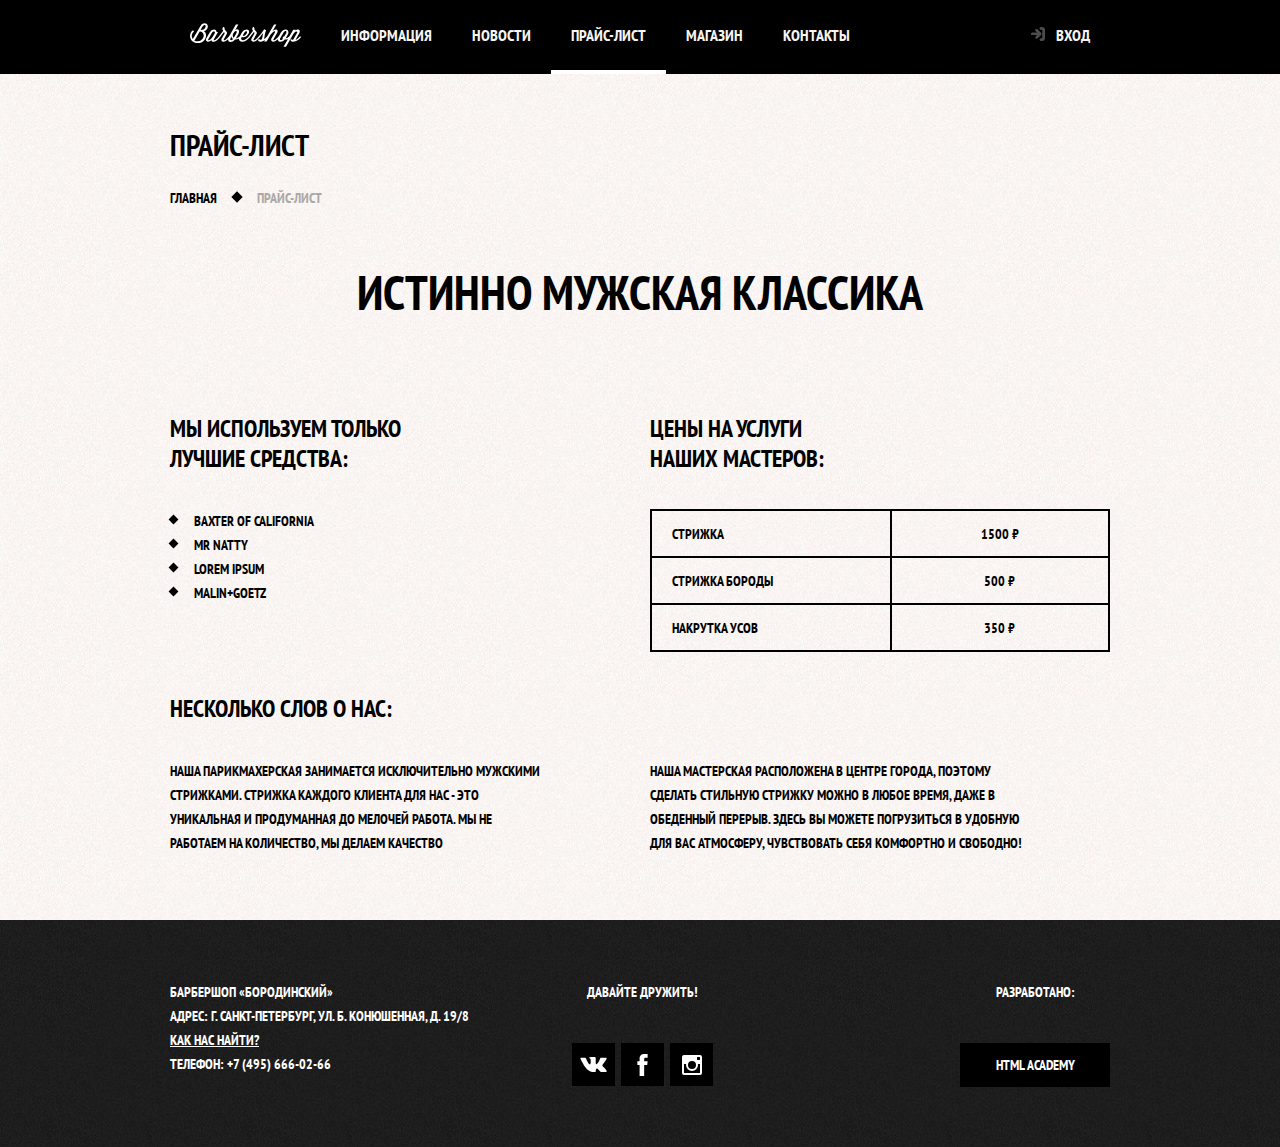
<file: price.html>
<!DOCTYPE html>
<html lang="en">
<head>
	<meta charset="UTF-8">
	<title>БАРБЕРШОП «БОРОДИНСКИЙ»/ЦЕНЫ</title>
	<link href="https://fonts.googleapis.com/css?family=PT+Sans+Narrow:400,700&amp;subset=cyrillic" rel="stylesheet">
	<link rel="stylesheet" type="text/css" href="style/normalize.css">
	<link rel="stylesheet" type="text/css" href="style/style.css">
</head>
<body class="inner-page">
	<header class="main-header">
		<nav class="main-navigation container">
			<a class="main-header-logo" href="index.html">
				<img src="img/logo.svg" width="111" height="24" alt="БАРБЕРШОП «БОРОДИНСКИЙ»!">
			</a>
			<ul class="site-navigation">
				<li><a href="info.html">ИНФОРМАЦИЯ</a></li>
				<li><a href="news.html">НОВОСТИ</a></li>
				<li class="site-current"><a href="price.html">ПРАЙС-ЛИСТ</a></li>
				<li><a href="catalog.html">МАГАЗИН</a></li>
				<li><a href="contacts.html">КОНТАКТЫ</a></li>
			</ul>
			<ul class="user-navigation">
				<li>
					<a class="login-link" href="login.html">Вход</a></li>
			</ul>	
		</nav>
	</header>
	<main class="container">
		<h1 class="page-title">Прайс-Лист</h1>
		<ul class="breadcrumbs">
			<li><a href="index.html">Главная</a></li>
			<li class="breadcrгmbs-current">Прайс-лист</li>
		</ul>
		<section class="service-info">
			<h2 class="visually-hidden">Описание сервиса</h2>
			<b class="service-title">ИСТИННО МУЖСКАЯ КЛАССИКА</b>
			<div class="catalog-columns">
				<section class="brands-list">
					<h3>МЫ ИСПОЛЬЗУЕМ ТОЛЬКО <br>
						ЛУЧШИЕ СРЕДСТВА:</h3>
					<ul>
						<li>Baxter of California</li>
						<li>Mr Natty</li>
						<li>Lorem Ipsum</li>
						<li>Malin+Goetz</li>
					</ul>
				</section>
				<section class="price-list">
					<h3>ЦЕНЫ НА УСЛУГИ <br>
						НАШИХ МАСТЕРОВ:</h3>
					<table class="price-list-table">
						<tr>
							<th>СТРИЖКА</th>
							<td>1500 ₽</td>
						</tr>
						<tr>
							<th>СТРИЖКА БОРОДЫ</th>
							<td>500 ₽</td>
						</tr>
						<tr>
							<th>НАКРУТКА УСОВ</th>
							<td>350 ₽</td>
						</tr>
					</table>
				</section>
			</div>
			<section class="service-describtion">
				<h3>НЕСКОЛЬКО СЛОВ О НАС:</h3>
				<div class="catalog-columns">
					<p class="describtion-first-part">
						Наша парикмахерская занимается исключительно
					мужскими стрижками. Стрижка каждого клиента для нас
					 - это уникальная и продуманная до мелочей работа. Мы не работаем на количество, мы делаем качество 
					</p>
					<p class="describtion-second-part">
						Наша мастерская расположена в центре города, поэтому сделать стильную стрижку можно в любое время, даже в обеденный перерыв. Здесь вы можете погрузиться в удобную для вас атмосферу, чувствовать себя комфортно и свободно!
					</p>
				</div>
			</section>
		</section>
	</main>
	<footer class="main-footer">
			<div class="container">
				<p class="footer-contacts">
				БАРБЕРШОП «БОРОДИНСКИЙ»<br>
				АДРЕС: Г. САНКТ-ПЕТЕРБУРГ, УЛ. Б. КОНЮШЕННАЯ, Д. 19/8 <br>
					<a href="map.html">Как нас найти?</a><br>
					ТЕЛЕФОН: +7 (495) 666-02-66
				</p>
				<div class="footer-social">
					<b>ДАВАЙТЕ ДРУЖИТЬ!</b><br>
					<ul>
						<li>
							<a class="social-button" href="#">
								<span class="visually-hidden">Вконтакте</span>
								<svg xmlns="http://www.w3.org/2000/svg" width="27" height="15" viewBox="0 0 26.14 14.91"><path d="M26 13.47l-.09-.17a13.55 13.55 0 0 0-2.6-3q-.87-.83-1.1-1.12A1 1 0 0 1 22 8a10.27 10.27 0 0 1 1.22-1.78l.88-1.16q2.35-3.13 2-4L26 .94a.8.8 0 0 0-.4-.22 2.14 2.14 0 0 0-.87 0h-3.92a.51.51 0 0 0-.27 0h-.3a.6.6 0 0 0-.15.14.93.93 0 0 0-.14.24 22.22 22.22 0 0 1-1.46 3.06q-.5.84-.93 1.46a7 7 0 0 1-.71.91 4.94 4.94 0 0 1-.52.47q-.23.18-.35.15l-.23-.05a.9.9 0 0 1-.31-.33 1.49 1.49 0 0 1-.16-.53V1.6a3.14 3.14 0 0 0 0-.62 2.12 2.12 0 0 0-.14-.44.73.73 0 0 0-.28-.33 1.57 1.57 0 0 0-.46-.18A9 9 0 0 0 12.57 0a8.93 8.93 0 0 0-3.25.33 1.83 1.83 0 0 0-.52.41q-.25.3-.07.33a1.67 1.67 0 0 1 1.16.59l.08.16a2.6 2.6 0 0 1 .19.63 6.32 6.32 0 0 1 .12 1 10.59 10.59 0 0 1 0 1.7q-.07.71-.13 1.1a2.21 2.21 0 0 1-.18.64 2.69 2.69 0 0 1-.16.3l-.07.07a1 1 0 0 1-.37.07.86.86 0 0 1-.46-.19 3.27 3.27 0 0 1-.56-.52 7 7 0 0 1-.66-.93q-.37-.6-.76-1.42l-.22-.39q-.2-.38-.56-1.11t-.62-1.43A.9.9 0 0 0 5.2.9h-.07a.93.93 0 0 0-.22-.16A1.44 1.44 0 0 0 4.6.65L.87.68A1 1 0 0 0 .1.94L0 1a.44.44 0 0 0 0 .22 1.08 1.08 0 0 0 .08.37Q.9 3.53 1.86 5.31t1.66 2.87Q4.23 9.27 5 10.24t1 1.24l.37.41.34.33a8.06 8.06 0 0 0 1 .78 16.34 16.34 0 0 0 1.4.9 7.6 7.6 0 0 0 1.79.72 6.19 6.19 0 0 0 2 .22h1.57a1.08 1.08 0 0 0 .72-.3l.05-.07a.9.9 0 0 0 .1-.25 1.38 1.38 0 0 0 0-.37 4.48 4.48 0 0 1 .09-1.05 2.77 2.77 0 0 1 .23-.71 1.74 1.74 0 0 1 .29-.4 1.19 1.19 0 0 1 .23-.2h.11a.86.86 0 0 1 .77.21 4.52 4.52 0 0 1 .83.79q.39.47.93 1.05a6.41 6.41 0 0 0 1 .87l.27.16a3.31 3.31 0 0 0 .71.3 1.53 1.53 0 0 0 .76.07l3.48-.05a1.58 1.58 0 0 0 .8-.17.68.68 0 0 0 .34-.37 1.06 1.06 0 0 0 0-.46 1.71 1.71 0 0 0-.1-.36z" fill="#fff"/></svg>
							</a>
						</li>
						<li>
							<a class="social-button" href="#"> 
								<span class="visually-hidden">Фейсбук</span>
								<svg xmlns="http://www.w3.org/2000/svg" width="19" height="22" viewBox="0 0 10.15 21.74"><path d="M3.34 1.12A4.77 4.77 0 0 1 6.53 0h3.61v3.81H7.81a1.07 1.07 0 0 0-1.09.83v2.55h3.42c-.08 1.23-.24 2.45-.41 3.67h-3v10.87H2.21V10.86H0V7.21h2.19V3.66a3.83 3.83 0 0 1 1.15-2.54z" fill="#fff"/></svg>
							</a>
						</li>
						<li>
							<a class="social-button" href="#">
							 <span class="visually-hidden">Инстаграм</span>
							<svg xmlns="http://www.w3.org/2000/svg" width="20" height="20" viewBox="0 0 20 20"><path d="M18 0H2a2 2 0 0 0-2 2v16a2 2 0 0 0 2 2h16a2 2 0 0 0 2-2V2a2 2 0 0 0-2-2zm-8 6a4 4 0 1 1-4 4 4 4 0 0 1 4-4zM2.5 18a.47.47 0 0 1-.5-.5V9h2.1a3.4 3.4 0 0 0-.1 1 6 6 0 1 0 12 0 3.4 3.4 0 0 0-.1-1H18v8.5a.47.47 0 0 1-.5.5zM18 4.5a.47.47 0 0 1-.5.5h-2a.47.47 0 0 1-.5-.5v-2a.47.47 0 0 1 .5-.5h2a.47.47 0 0 1 .5.5z" fill="#fff"/></svg>
							</a>
						</li>
					</ul>
				</div>
					<p class="footer-copyright">
						<b>Разработано:</b><br>
						<a class="button" href="https://htmlacademy.ru/">HTML Academy</a>
					</p>
			</div>
	</footer>
		<section class="modal modal-login">
				<h2>Личный кабинет</h2>
				<p class="modal-description">Введите пожалуйста свой логин и пароль.</p>
				<form class="login-form" action="https://echo.htmlacademy.ru/" method="post">
					<p>
						<label for="user-login" class="visually-hidden">Логин</label>
						<input class="login-icon-user" id="user-login" type="text" name="login" value="" placeholder="Логин">
					</p>
					<p>
						<label for="user-password" class="visually-hidden">Пароль</label>
						<input class="login-icon-password" id="user-password" type="password" name="password" value="" placeholder="Пароль">
					</p>
					<p class="login-help">
						<label  class="login-checkbox">
						<input type="checkbox" name="remember" class="visually-hidden">
						<span class="checkbox-indicator"></span> Запомните меня
						</label>
						<a class="restore" href="#">Я забыл пороль!</a>	
					</p>
					<button class="button" type="submit">Войти</button>
				</form>
				<button class="modal-close" type="button">Закрыть</button>
			</section>
			<section class="modal modal-map">			
				<h2 class="visually-hidden">Как добраться</h2>
				<p>
				<img src="img/map.jpg" width="780" height="560" alt="Офис компании по адресу Г. САНКТ-ПЕТЕРБУРГ, УЛ. Б. КОНЮШЕННАЯ, Д. 19/8">
				</p>
				<button class="modal-close" type="button">Закрыть</button>
			</section>
			<div class="modal-overlay"></div>
			<script src="js/index.js" type="text/javascript"></script>
</body>
</html>
</file>
<file: style/style.css>
html,
body{
	min-width: 1122px;
}
body{
	margin: 0;
	padding: 0;

	font-family: "PT Sans Narrow", Arial, sans-serif;
	font-size: 14px;
	line-height: 24px;
	font-weight: 700; /* в гугле когда мы подключили шрифт стоияло именно это значение, прописуем для того, чтобы не было несоответствия*/
	color: #f7f4f1;
	text-transform: uppercase;

	
	background-color: #000000;
	background-image: url("../img/bg.jpg");
	background-position: top center;
	background-repeat: no-repeat;
}


a{
	text-decoration: none; /*- убирает подчеркивание */
}
img{  /*Задаём  размер картинки, чтобы она не выползала за родительский блок*/
	max-width: 100%;
	height: auto;
}
.visually-hidden:not(:focus):not(:active),
input[type="checkbox"].visually-hidden,
input[type="radio"].visually-hidden {
	position: absolute;

	width: 1px;
	height: 1px;
	margin: -1px;
	border: 0;
	padding: 0;

	white-space: nowrap;
	clip-path: inset(100%);
	clip: rect(0 0 0 0);
	overflow: hidden;
}
.main-header{
	margin-bottom: 75px;
}
.inner-page{ /* Меняем стилизацию в body для внутренних страниц (на главной у нас фон чёрный - текст светлый мы делаем фон светлый - текст чёрный)*/
	color: #000000;

	background-color: #f7f4f1;
	background-image: url("../img/bg-section.jpg");
	background-position: 0 0;
	background-repeat: repeat;
}
.inner-page .main-header{
	margin-bottom: 50px;

	background-color: #000000;
}

.button{
display: inline-block;
padding: 10px 30px;
margin-right: 16px; /*В макете 20 пикс, но так как это блочно-строчный эл у него есть встроенный маргин 4 пикселя, поэтому вычитаем и получаем 16*/

font: inherit; /* - принудительно наследует параметры шрифта от родителя body*/

text-align: center;
color: #ffffff;
vertical-align: middle; /* - выравнивает текст*/
text-transform: uppercase;

background-color: #000000;
border: none;
}

.button:hover,
.button:focus,
.button:active{ /* когда кнопка в активном состянии*/
	background-color: #663d15;
}
.button.disabled, /*Состояние для отключенной кнопки*/
.button:disabled{
	cursor: default;
	opacity: 0.5;
	background-color: #000000;
}
.container{
	width: 940px;
	margin: 0 auto;
	padding: 0 10px;
}
.main-navigation{
	font-size: 16px;
	line-height: 20px;
	color: #f7f4f1;

	background-color: transparent;

	display: flex;
	flex-direction: column; /*Поворачиваем перпендикулярную ось */
	align-items: center; /*Выравниваем ОБЪЕКТЫ по-центру*/
}
.inner-page .main-navigation{
	align-items: flex-start; /* main-navigation уже является флекс контейнером, поэтому задаём выравнивания относительно поперечной оси
задаём для того, чтобы прижать элементы к стартовой линии, если измениться высота 1 элемента, остальные по-прежнему будут прижаты к началу*/
	flex-direction: row; /*Задаём стандартное горизонтальное направление главной оси, чтобы элементы стали по ширине страницы*/
}
.main-navigation-wrapper{
	width: 100%;

	background-color: #000000;
	margin-bottom: 60px;
}
.main-navigation-wrapper .container{
	display: flex;
	justify-content: space-between; /* Распределяет контент равномерно между вем блоком*/

}
.main-header-logo{
	order: 3;
	width: 371px;
	height: 155px;

	/*Временно для сетки*/	
	/*display: block;*/ /* - до display:flex строчный элемент <а> (картинка в ссылке) 
	нуждалась в преобразование в блочный элемент, когда преобразовали во флекс элемент display:block - уже не надо*/
}
.inner-page .main-header-logo{
	order: 0; /*Возвращаем логотип в начало списка*/

	width: 111px;
	height: 24px;
	padding: 23px 20px;
}
.site-navigation{
	display: flex;
	flex-wrap: wrap;
	width: 620px;
	margin: 0;
	padding: 0;

	list-style: none;
}
.user-navigation{
	display: flex; /*у нас в ul вход есть иконка входа, делаем флекс чтобы поместить её туда*/
	max-width: 140px; /*Вместо width используем max-width чтобы ужимать блок по контенту*/
	margin: 0;
	padding: 0;

	list-style: none;
}
.user-navigation .login-link { /*Работа с сылкой входа в меню*/
	position: relative; /*Задаём относительню позицию для самой ссылки, чтобы работаь с absolute z-index*/
	padding-left: 50px;
	/*  
	Подсветка для блока чтобы знать его точный размер и позицианирование
	background: rgba(234, 255, 45, 0.2);
	box-shadow: inset 0 0 0 2px rgb(234, 255, 45);*/
}
.login-link::before{ /*Сделали виртуальный тег чтобы стилизовать его*/
	content: ""; /*Это строчный элемент поєтому делаем position: absolute*/

	position: absolute;
	top: 26px;
	left: 24px;
	width: 16px;
	height: 18px;

	background-image: url("../img/login-link.svg"); /*Добавляем иконку в ссылку*/
	background-repeat: no-repeat;
	background-position: 0 0;

	opacity: 0.3;
}
.login-link:hover::before, /*Такая странная разметка, потому что наведение клик итд не действуют 
на виртуальный псевдо элемент, нужно плясать от состояния настоящего элемента*/
.login-link:focus::before,
.login-link:active::before{
	opacity: 1;
}
.inner-page .user-navigation{
	margin-left: auto;
}
.site-navigation a,
.user-navigation a {
	display: block; /*Так как у нас ссылка - это строчный элемент, необходимо преобразовать в блочный, чтобы задавать падинги, мароджин итд
	в вертикальном направлении (у строчных падинги работаю только в горизонтальном направлении)!!!!*/
	padding: 25px 20px;

	color: #f7f4f1;
}
/* Настройка отрисовки при наведении  и клике*/
.site-navigation a:hover,
.site-navigation a:focus,
.user-navigation a:hover,
.user-navigation a:focus{
	background-color: #242424;
}
.site-current{
	border-bottom: 4px solid #ffffff;
}

.page-title{
	font-size: 30px;
	line-height: 42px;

	padding: 0;
	margin: 0;
	margin-bottom: 20px;
}
.features{
	margin-bottom: 80px;
}
.features-list{
	display: flex; /*сделали расположение в 1 строчку типа display:inline-block*/
	justify-content: space-between; /* Распределяет контент равномерно между вем блоком*/
	margin: 0;
	padding: 0;
	

	list-style: none; /* Убрать у UL порядковое обозначение*/
}

.features-item{
	text-align: center; /* Рассположить текст по-центру */

	width: 300px;
}
.features-item h3{
	font-size: 30px;
	line-height: 42px;

	margin: 0;
	margin-bottom: 60px;
	
	position: relative;
}
.features-item h3::after {
	content: "";

	position: absolute;
	bottom: -35px; /*Задаём позицию для ромбика*/
	left:  50%; /*Распологаем начало ромбика по центу относительного блока*/
	margin-left: -10px; /*Отнимаем половину размера ромбика чтобы отцентровать его относительно текста*/
	width: 20px;
	height: 20px;

	background-color: #ffffff;

	transform: rotate(45deg); /*Повернули ромбик на 45 градусов*/
}
.fiature-item p {
	margin: 0 10px;
}
.index-columns{
	padding: 50px 80px;
	display: flex;
	justify-content: space-between;
	margin-bottom: 35px;

	color: #000000;

	background-color: #f7f4f1;
	background-image: 
		url("../img/shadow-bg.png"), /*Задаём разделитель-тень как background чтобы не париться */
		url("../img/bg-section.jpg"); /*Задаём шумный фон (картинку которую вырезали из ШФ)*/
	background-position: center, 0 0; /*Нужно задать парраметры для 2 фонов они задаются в том же порядке (url 1 - центр), (url 2 - от начала блока)*/
	background-repeat:no-repeat, repeat; /*Нужно задать парраметры для 2 фонов они задаются в том же порядке (url 1 - без повторения), (url 2 - с повторением)*/
}
.index-columns h2{
	margin: 0px;
	margin-bottom: 25px;

	font-size: 30px;
	line-height: 42px;
}
.news{
	width: 380px;
}
.news-list{
	margin: 0;
	margin-bottom: 25px;
	padding: 0;

	list-style: none;
}
.news-item {
	margin-bottom: 25px;
}
.news-itemp {
	margin: 0;
}
/* Убираем апперкейс который задали в body на весь документ*/
.news-list time{
	text-transform: none;
}
.gallery{
	width: 300px;
}
.gallery-container{
	position: relative;

	height: 260px;
}
.gallery-content{
	height: 164px;
	margin: 0; /* У ТЕГА FIGURE ЕСТЬ ОТСТУПЫ ПО УМОЛЧАНИЮ КТР МЫ ДОЛЖНЫ КОНТРОЛИТЬ*/
	background-color: #e5e5e5;
	border: 7px solid #ffffff;
}
.gallery-content img{
	width: 286px;
	height: 164px;
}
.gallery-button{
	box-sizing: border-box; /*Задаём границы, чтобы элемент не вылезал за границы родительского блока даже если будет большоой падинг*/
	
	position: absolute;
	bottom: 0;

	width: 140px;
	margin: 0;
}
.gallery-button-back{
	left: 0;
}
.gallery-button-next{
	right: 0;
}
.contacts{
	width: 380px;
}
.contacts p{
	margin: 0;
	margin-bottom: 25px;
}
.appointment{
	width: 300px;
}
.appointment-info {
	margin: 0;
	margin-bottom: 15px;
}
.appointment-form{
	display: flex;
	flex-wrap: wrap;
	justify-content: space-between;
}
.appointment-item{
	width: 140px;
	margin: 0;
	margin-bottom: 10px;
}
.appointment-item input{ /*стилизуем формы для ввода*/
	box-sizing: border-box;
	width: 140px;
	padding-top: 8px;
	padding-left: 15px;
	padding-right: 15px;
	padding-bottom: 7px;

	font: inherit; /* Наследуем стиль тексата от родительского body*/

	background-color: transparent;
	border: 2px solid #000000; /* задаём поле и цвет*/
}
.appointment-item input:focus{
	border-color: #663d15;
}
.appointment-item label {
	display: block;
	margin-bottom: 9px;
	margin-left: 15px;
}
.appointment .button {
	width: 100%; /*Так как у нас флекс элементы, сделаем ширину кнопки 100% чтобы не дать другим элементам залезть на её строку*/
	margin: 0;
	margin-top: 10px; 
}
.main-footer{
	color: #ffffff;

	background-color: #232323;
	background-image: url("../img/bg-footer.jpg");
	background-position: 0 0;
	background-repeat: repeat;

	margin-top: 65px;
	padding: 60px 0; 
}
.main-footer .container{
	display: flex;
	/*justify-content: space-between; - не подойдёт, так как разные отступы между встроенными блочками
	Используем margin*/
}
.footer-contacts{
	margin: 0; 	/*Так как это АБЗАЦ <p> текст у него по умолчанию есть margin, его нужно обнулить НЕ ЗАБЫВАЕМ!*/
	width: 320px;
	margin-right: 80px;
}
.footer-contacts a{
	color: #ffffff;
	text-decoration: underline ;/* Вернуть подчёркивание для ссылки*/
}
.footer-social{
	text-align: center; /* Рассположение текта по-центру*/

	width: 145px;
}
.footer-social ul{
	list-style: none;

	display: flex;
	flex-wrap: wrap;
	justify-content: space-between;
	width: 141px;
	margin: 0 auto;
	padding: 0;
}
.social-button{
	display: flex; /*Сделали флекс внутри самой ссылки и зацентровали контент в ней*/
	align-items: center;
	justify-content: center;

	width: 43px;
	height: 43px;

	color: #ffffff;
	text-decoration: none;

	background-color: #000000;
}
.social-button:hover,
.social-button:focus {
	background-color: #ffffff;
}
.social-button:hover path,  /*Залазим внутрь svg чтобы перезалить цвет (поэтому мы и добавляли иконки sgv текстом)*/
.social-button:focus path {
	fill: #000000;
}
.footer-copyright{
	text-align: center;

	margin: 0; 	/*Так как это текст у него по умолчанию есть margin, его нужно обнулить*/
	width: 150px;
	margin-left: auto; /*прижимаем контент ВЛЕВО*/
}
.footer-copyright a:hover,
.footer-copyright a:focus{
	color: #000000;

	background-color: #ffffff;
}
.footer-social b {
	display: block;
	margin-bottom: 15px;
}
.footer-copyright b {
	display: block;
	margin-bottom: 15px;
}
.footer-copyright .button{
	display: block;
	margin-right: 0;
}
.modal{
	color: #000000;

	background-color: #f7f4f1;
	background-image: url("../img/bg-section.jpg");
	background-position: 0 0;
	background-repeat: repeat;
}
.modal h2{
	font-size: 30px;
	line-height: 42px;
}
.login-icon-user,
.login-icon-password{
	font: inherit;
	color: #000000;
	text-transform: uppercase;

	background-color: #f9f6f3;
	border: 2px solid #000000;
}

.login-icon-user:hover,
.login-icon-password:hover{
	border-color: #663d15;
}
.login-checkbox:hover,
.login-checkbox:focus{
	color: #663d15;
}
.restore {
	color: #000000;
	text-decoration: underline;
}
.restore:hover,
.restore:focus{
	text-decoration: none;
}
.breadcrumbs{
	list-style: none;
	display: flex;

	padding: 0;
	margin: 0;
	margin-bottom: 55px;


}
.breadcrumbs a{
	color: #000000;
	display: block;
	padding: 0;
	margin: 0;
	padding-right: 40px;
	position: relative;

}
.breadcrumbs a::after{
	content: "";

	position: absolute;
	top: 7px; /*Задаём позицию для ромбика*/
	left: 77%; /*Распологаем начало ромбика как на макете относительного блока*/
	margin-left: -4px; /*Отнимаем половину размера ромбика чтобы отцентровать его относительно текста*/
	width: 8px;
	height: 8px;

	background-color: #000000;

	transform: rotate(45deg); /*Повернули ромбик на 45 градусов*/

	}
.breadcrumbs a:hover,
.breadcrumbs a:focus{
	text-decoration: underline;
}
.breadcrгmbs-current{
	color: #aba9a7;
}
.catalog-columns{
	display: flex; /*Добавили обёртку div для фильтров и каталога, чтобы удобно рассположить*/
	justify-content: space-between; /* распределили свободное место между блоками*/
}
.filters{
	font-size: 14px;
	line-height: 18px;

	width: 180px;
}
.filter fieldset{
	border: none; /* Убираем поля у филдсет*/
	padding: 0;
	margin: 0;
	margin-bottom: 50px;
}
.filter ul{
	padding: 0;
	margin: 0;
}
.filters legend{
	font-size: 24px;
	line-height: 30px;
	margin-bottom: 30px;
}
.filters li{
	list-style: none;
	line-height: 18px;
}
.filter-option{
	display: flex;
	justify-content: space-between;
	margin-bottom: 17px;
}
.filter-checkbox{
	position: relative;

	padding-left: 45px;

	cursor: pointer; /*Говорим, что это индикатор*/ 
}
.filter-checkbox:hover,
.filter-checkbox:focus {
	color: #663d15;
}
.filter-checkbox input[type="checkbox"] + .checkbox-indicator {
	position: absolute;
	top: 0;
	left: 0;

	width: 18px;
	height: 18px;

	border: 2px solid #000000;

}
.filter-checkbox input[type="checkbox"]:checked + .checkbox-indicator::before,
.filter-checkbox input[type="checkbox"]:checked + .checkbox-indicator::after {
	content: "";

	position: absolute;
	top: 8px;
	left: 2px;

	width: 14px;
	height: 2px;

	background-color: #000000;

}
.filter-checkbox input[type="checkbox"]:checked + .checkbox-indicator::before {
	transform: rotate(45deg);

}
.filter-checkbox input[type="checkbox"]:checked + .checkbox-indicator::after {
	transform: rotate(-45deg);

}
.filter-rad{
	position: relative;

	padding-left: 45px;

	cursor: pointer;
}
.filter-rad:hover,
.filter-rad:focus {
	color: #663d15;
}
.filter-rad input[type="radio"] + .radio-indicator{
	content: "";

	position: absolute;
	top: 0;
	left: 0;

	width: 18px;
	height: 18px;
	border: 2px solid #000000;
	border-radius: 50%;
}
.filter-rad input[type="radio"]:checked + .radio-indicator::before{
	content: "";

	position: absolute;
	top: 4px;
	left: 4px;

	width: 8px;
	height: 8px;
	border: 1px solid #000000;
	border-radius: 50%;

	background-color: #000000;
}

.catalog{
	line-height: 18px;

	width: 700px;
}
.catalog-list{
	list-style: none;

	padding: 0;
	margin: 0;
	margin-bottom: 25px;
	display: flex; /*Выставляем карточки товара в список флекс-контейнера*/
	flex-wrap: wrap; /* - делаем размещение переноса элементов на новую строку*/
	/*justify-content: space-between; /*Это не гибкая система, если будет меньшее количество карточек, то расстояние будет разное (не как в макете)
	Поэтому лучше задавать точные margin (пример ниже)*/
}
.catalog-item{
	background-color: #f8f8f8;
	box-shadow: 0 0 10px rgba(0, 0, 0, 0.1);

	width: 220px;
	margin-bottom: 20px;
	margin-right: 20px; /*Сейчас 3 элемента не помещаются в 1 строку, так как размер контейнера 700,
	а с учётом марджин лефт 20 пикс у нас получается итого 720 пикс, поэтому сбрасываем каждому 3-эму элементу правый отступ*/
}
.catalog-item:nth-child(3n){
	margin-right: 0; /* сбросили правый марджин каждому 3-эму элементу*/
}
.catalog-item:hover{
	box-shadow: 0 0 10px rgba(0, 0, 0, 0.2) /* Добавили тень для фотографии товара при наведении*/
}
.catalog-category,
.catalot-item-title{
	color: #000000;
	text-align: left; 
}
.catalog-category{
	text-transform: none;
}

.catalog-item-image,
.catalog-item-price {
    text-align: center;
    margin-bottom: 17px;
}
.catalog-item h3 {
	padding: 0 17px;
}
.catalog-item-price{
	display: flex;

}
.catalog-item-price b{
	display: flex;
	align-items: center;
	justify-content: center;

	width: 109px;
	height: 43px;
	margin-left: auto;

	background-color: #e5e5e5;
}
.catalog-item-price a{
	margin-right: auto;
	padding-right: 19px;
	padding-left: 19px;


}
.pegination-list{
	list-style: none;
	display: flex;

	padding: 0;
	margin: 0; 
}
.pagination-item {
	margin-right: 7px;
}
.pagination-item a{
	display: flex;
	align-items: center;
	justify-content: center;
	width: 43px;
	height: 43px;

	color: #ffffff;

	background-color: #000000;
}
.pagination-item a:hover,
.pagination-item a:focus,
.pagination-item a:active{
	background-color: #663d15;
}
.current a{
	display: flex;
	align-items: center;
	justify-content: center;
	width: 43px;
	height: 43px;

	color: #000000;

	background-color: #ffffff;
}
/*CATALOG-ITEM STYLE*/
.product-photos{
	width: 460px;
}
.product-photo-preview{
	list-style: none;
	padding: 0;
	margin: 0;
	display: flex;
	justify-content: space-between;
	margin-bottom: 50px;
}
.product-photo-full{
	box-shadow: 0 0 10px 2px rgba(0, 0, 0, 0.1);
	margin-bottom: 24px;
}
.product-photo-preview li{
	box-shadow: 0 0 10px 2px rgba(0, 0, 0, 0.1); /* Задаём тени для фото*/
	padding: 0;
	margin: 0;
}
.product-wrapper{
	display: flex;
	justify-content: space-between;
}
.product-availability{
	margin-right: auto;
}
.product-article{
	margin-left: auto;
}
.product-article{
	color: #aeaeae;
	text-align: right;
}
.product-text{
	margin-bottom: 40px;
}
.product-price{
	display: flex;
	margin-bottom: 65px;
}
.product-price b {
	display: flex;
	align-items: center;
	justify-content: center;

	width: 110px;
	height: 45px;

	background-color: #e5e5e5;
}
.product-price a{
	margin-right: auto;
	padding-right: 19px;
	padding-left: 19px;
}
.product-info{
	width: 390px;
	padding-top: 25px;
}
.product-info h3{
	font-size: 24px;
	line-height: 30px;
}
.product-info ul{
	list-style: none;
	padding: 0;
	margin: 0;
}
.product-info li{
	padding-left: 24px;
	position: relative;

	/*background: rgba(234, 255, 45, 0.2);
	box-shadow: inset 0 0 0 2px rgb(234, 255, 45);*/
}
.product-info li::before{
	content: "";
	position: absolute;
	top: 7px;
	left: 0px;
	width: 7px;
	height: 7px;

	background-color: #000000;
	transform: rotate(45deg);
}
.service-title{
	display: block;
	font-size: 48px;
	line-height: 55px;
	
	text-align: center;
	padding: 0px 27px;
	margin: 0px 160px;
	margin-bottom: 70px;
}
.service-info{
	text-align: left;
}
.service-info h3{
	font-size: 24px;
	line-height: 30px;

	margin-bottom: 35px;
}
.brands-list{
	width: 380px;
	margin-bottom: 65px;
}
.brands-list ul{
	list-style: none;
	padding: 0;
	margin: 0;
}
.brands-list li {
	padding-left: 24px;
	position: relative;
}
.brands-list li::before{
	content: "";
	position: absolute;
	top: 7px;
	left: 0px;
	width: 7px;
	height: 7px;

	background-color: #000000;
	transform: rotate(45deg);
}
.price-list{
	width: 460px;
}
table{
	border-collapse: collapse; /* Убираем пустые промежутки между ячейками*/
	border: 2px solid #000000;
}
.price-list-table th{
	border: 2px solid #000000;

	text-align: left;
	padding-left: 20px;

	width: 230px;
	height: 43px;
}
.price-list-table td{
	border: 2px solid #000000;

	text-align: center;

	width: 230px;
	height: 43px;
}
.describtion-first-part{
	width: 380px;
	margin: 0;
	padding: 0;
}
.describtion-second-part{
	width: 380px;
	
	margin: 0;
	margin-right: 80px;
	padding: 0;
}
/* Всплывающие окна */
.modal {
	position: fixed; /*Так как наши модалки перекрывают весь контент, задаём им position: fixed;*/

	color: #000000;

	background-color: #f8f3f0;
	background-image: url("../img/bg-section.jpg");
	background-position: 0 0 ;
	background-repeat: repeat;
	box-shadow: 0 30px 50px rgba(0, 0, 0, 0.7); /*Делаем тень 30 пикселей смещаем вниз, 50 пикселей размытие*/

	z-index: 2;
}
.modal-overlay { /*ДЕЛАЕМ ЗАТЕМНЕНИЕ ЭКРАНА КОГДА ВЫЗЫВАЕТСЯ МОДАЛКА*/
	position: fixed;
	top: 0;
	left: 0;
	width: 100%;
	height: 100%;

	background-color: rgba(0, 0, 0, 0.5);
	z-index: 1;
	display: none;
}
.modal-login{
	top: 120px;
	left: 420px;

	width: 300px;
	padding: 50px 80px;
	
	/*transform: translateX(-50%); /*центруем элемент модального окна с учётом его размера*/

	display: none; /* ВРЕМЕННО*/
}
.modal-close{
	position: absolute;
	top: 0;
	right: -34px;

	width: 22px;
	height: 22px;

	font-size: 0; /*Убираем текст внутри кнопки*/

	background-color: transparent; /*задаём прозрачностькнопке*/
	border: 0;

	cursor: pointer;
}
.modal-close::before,
.modal-close::after{
	content: "";

	position: absolute;
	top: 10px;
	left: 2px;

	width: 19px;
	height: 3px;

	background-color: #d0d0d0;
}
.modal-close::before{
	transform: rotate(45deg);
}
.modal-close::after{
	transform: rotate(-45deg);
}
.modal-login h2 {
	margin: 0;
	margin-bottom: 20px;

	font-size: 30px;
	line-height: 42px;
}
.modal-description{
	margin: 0;
	margin-bottom: 10px;
}
.login-form p {
	margin: 0px;
	margin-bottom: 10px;
}
.login-form input[type="text"],
.login-form input[type="password"] {
	box-sizing: border-box; /*Ужимаем инпут под размер модального окна, чтобы не вылазел ха пределы*/
	width: 300px;
	padding: 10px 15px;
	padding-right: 40px;

	font: inherit;
	color: #000000;
	text-transform: uppercase;

	background-color: #f9f6f3;
	border: 2px solid #000000;
}
.login-form:focus {
	border-color: #663d15;
}
.login-icon-user{
	background-image: url("../img/user-login.svg"); /*Делаем через бекграунд для инпута, так как в поля формы нельзя вставить псевдоэлемент ::before*/
	background-position: 270px center;
	background-repeat: no-repeat;
}
.login-icon-password{
	background-image: url("../img/lock.svg");
	background-position: 270px center;
	background-repeat: no-repeat;
}
.login-form .login-help {
	display: flex;
	flex-wrap: wrap;
	justify-content: space-between;
	margin: 15px 0;
}
.login-checkbox{
	position: relative;

	padding-left: 30px;

	cursor: pointer; /*Говорим, что это индикатор*/
}
.login-checkbox:hover,
.login-checkbox:focus{
	color: #663d15;
}
.login-checkbox input[type="checkbox"] + .checkbox-indicator { /* + вложенности не добавляет*/
	position: absolute;
	top: 0;
	left: 0;

	width: 17px;
	height: 17px;

	border: 2px solid #000000;
}
.login-checkbox input[type="checkbox"]:focus + .checkbox-indicator { /* + вложенности не добавляет*/
border-color: #663d15;
outline: thin dotted;
outline: 5px auto -webkit-focus-ring-color; /*Нужно задать рамку для чекбокса которая через + переаётся для checkbox-indicator */
}
.login-checkbox input[type="checkbox"]:checked + .checkbox-indicator::before,
.login-checkbox input[type="checkbox"]:checked + .checkbox-indicator::after { /* + вложенности не добавляет*/
content: "";

position: absolute;
top: 8px;
left: 1px;

width: 15px;
height: 2px;

background-color: #000000;
}
.login-checkbox input[type="checkbox"]:checked + .checkbox-indicator::before {
	transform: rotate(45deg);
}
.login-checkbox input[type="checkbox"]:checked + .checkbox-indicator::after {
	transform: rotate(-45deg);
}
.login-form .button {
	width: 100%;
	margin-right: 0px;
}
.modal-map {
	top: 7%;
	left: 340px;

	width: 760px;
	height: 561px;
	border: 7px solid white; 

	/*transform: translateX(-50%);*/

	display: none; /*ВРЕМЕННО	*/
}
.modal-map p{
	margin: 0; 
}
.modal-show {
	display: block;
	animation-name: bounce;
	animation-duration: 0.6s;
}
/*Анимация*/
@keyframes bounce {
	0% 		{ transform: translateY(-2000px); }
	70% 	{ transform: translateY(30px); 	  }
	90% 	{ transform: translateY(-10); 	  }
	100% 	{ transform: translateY(0); 	  }
}

@keyframes shake {
	0%, 100% 				{ transform: translateX(0px); 	}
	10%, 30%, 50%, 70%, 90% { transform: translateX(-10px); }
	20%, 40%, 60%, 80% 		{ transform: translateX(10px); 	}
}
.modal-error { /*Создаём новый класс в котором будем передавать анимицию для js*/
	animation-name: shake;
	animation-duration: 0.6s;
}
</file>
